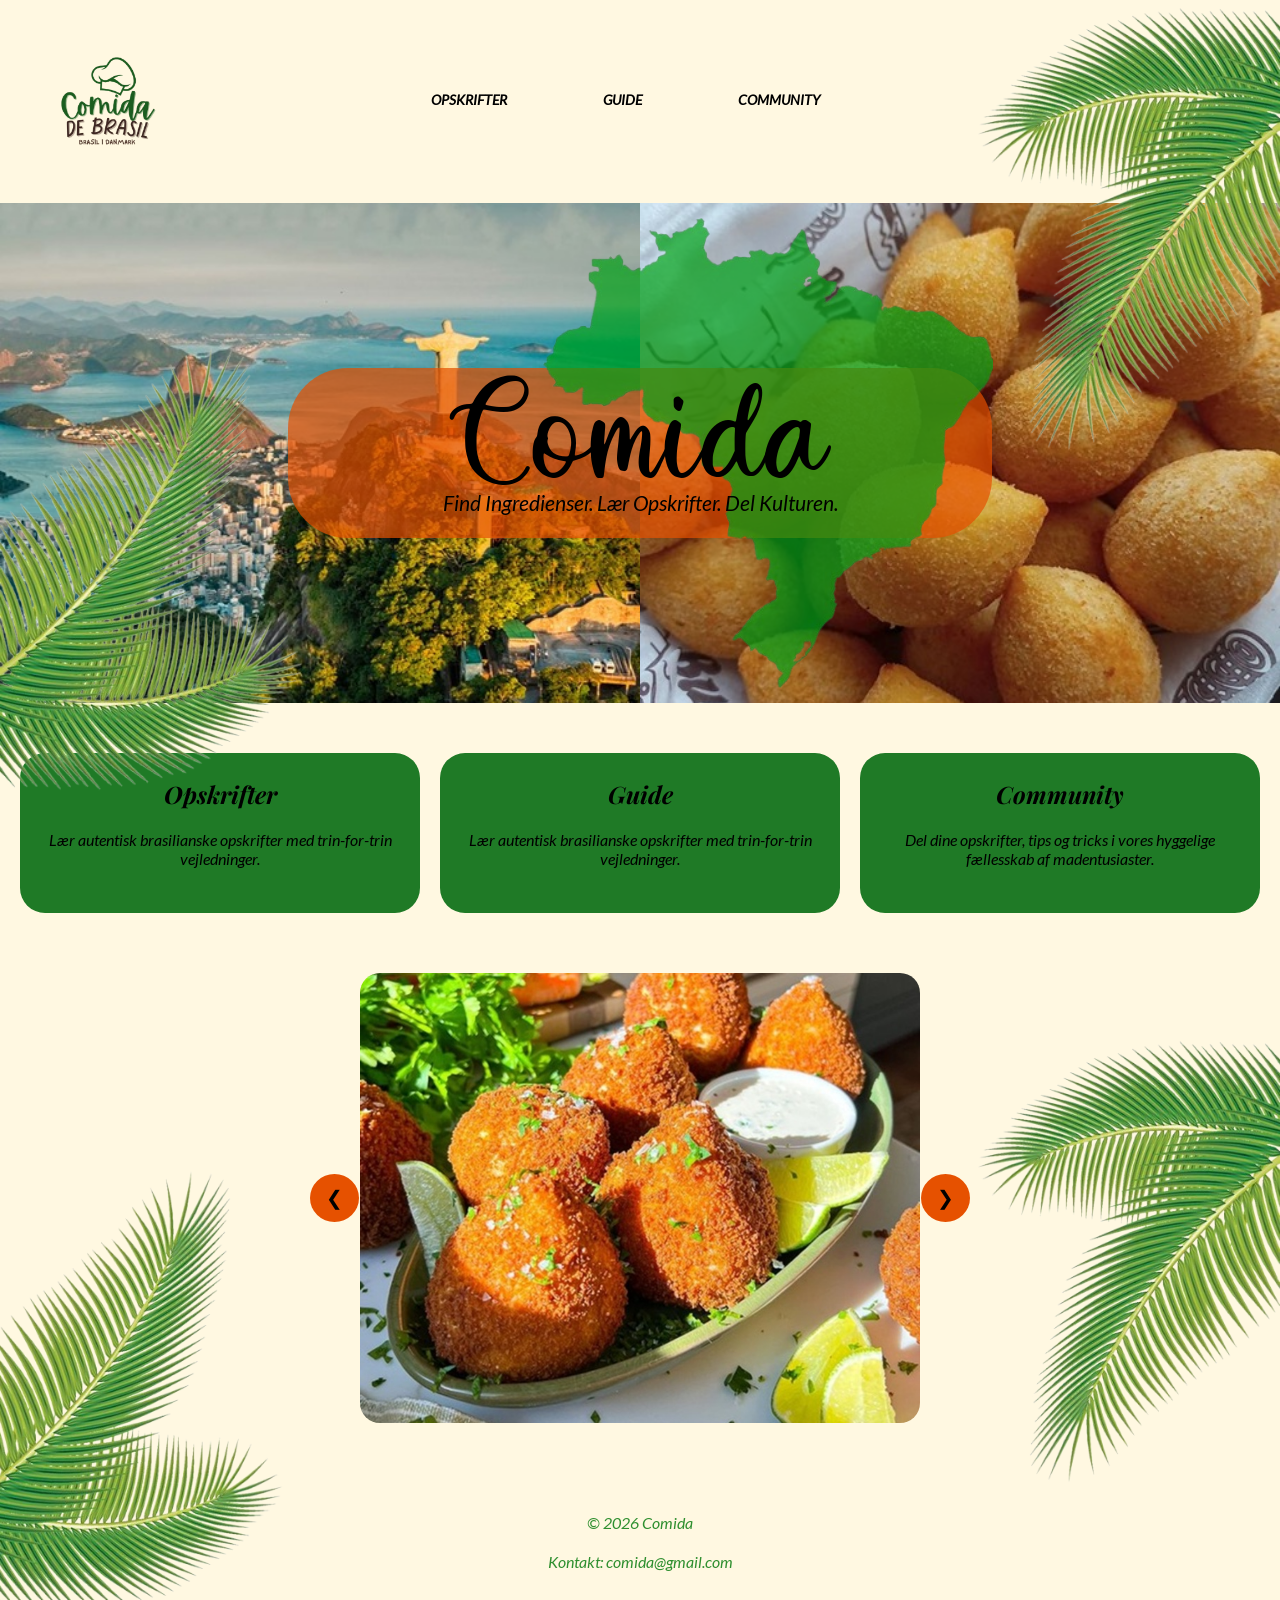
<file: index.html>
<!DOCTYPE html>
<html lang="da">

<head>
    <meta charset="UTF-8">
    <meta name="viewport" content="width=device-width, initial-scale=1.0">
    <meta name="robots" content="noindex">
    <title>Comida</title>
    <link rel="icon" href="img/logo.png">
    <link rel="stylesheet" href="general.css">
    <link rel="stylesheet" href="layout.css">
</head>

<body>
    <img class="palme_top" src="img/palm.png" alt="palm leaf">
    <img class="palme_midte" src="img/palm.png" alt="palm leaf">
    <img class="palme_bund_right" src="img/palm.png" alt="palm leaf">
    <img class="palme_bund_left" src="img/palm.png" alt="palm leaf">

    <header class="topbar">
        <div class="logo">
            <a href="index.html">
                <img src="img/logo.png" alt="logo">
            </a>
        </div>

        <nav class="menu">
            <a href="opskrifter.html" class="link1"><span>OPSKRIFTER</span></a>
            <a href="guide.html" class="link2"><span>GUIDE</span></a>
            <a href="community.html" class="link3"><span>COMMUNITY</span></a>
        </nav>
    </header>
    <main>
        <section class="forside">
            <div class="grid_1-1">
                <img class="top_img" src="img/rio.jpg" alt="rio">
                <img class="top_img" src="img/cozinha.jpg" alt="cozinha">
                <div class="orange-box"></div>
                <img class="map-brasil"
                    src="img/mapa_de_contorno_do_brasil_de_cor_verde__mapa_político_brasileiro-removebg-preview.png"
                    alt="map-brasil">

                <div class="forside-tekst">
                    <h1>Comida</h1>
                    <p>Find Ingredienser. Lær Opskrifter. Del Kulturen.</p>
                </div>
            </div>

            <div class="boxes">
                <div class="box">
                    <h2>Opskrifter</h2>
                    <p>Lær autentisk brasilianske opskrifter med
                        trin-for-trin vejledninger.</p>
                </div>
                <div class="box">
                    <h2>Guide</h2>
                    <p>Lær autentisk brasilianske opskrifter med
                        trin-for-trin vejledninger.</p>
                </div>
                <div class="box box3">
                    <h2>Community</h2>
                    <p>Del dine opskrifter, tips og tricks i vores hyggelige fællesskab af madentusiaster.</p>
                </div>
            </div>
        </section>
        <section class="slideshow">
            <div class="slider">
                <button class="prev" onclick="skiftSlide(-1)">❮</button>
                <div class="sliders">
                    <img class="slide aktiv" src="img/slideshow1.jpg" alt="slideshow1">
                    <img class="slide" src="img/pão_de_queijo.jpg" alt="slideshow2">
                    <img class="slide" src="img/slideshow3.jpg" alt="slideshow3">
                </div>
                <button class="next" onclick="skiftSlide(1)">❯</button>
            </div>
        </section>
    </main>
    <footer class="footer">
        <div class="footer-content">
            <p>© 2026 Comida</p>
            <p>Kontakt: comida@gmail.com</p>
        </div>
    </footer>
    <script>
        let slideIndex = 0;
        const slides = document.querySelectorAll(".slide");

        function visSlide(index) {
            slides.forEach(slide => slide.classList.remove("aktiv"));

            if (index >= slides.length) {
                slideIndex = 0;
            } else if (index < 0) {
                slideIndex = slides.length - 1;
            } else {
                slideIndex = index;
            }
            slides[slideIndex].classList.add("aktiv");
        }
        function skiftSlide(retning) {
            visSlide(slideIndex + retning);
        }
    </script>
</body>

</html>
</file>
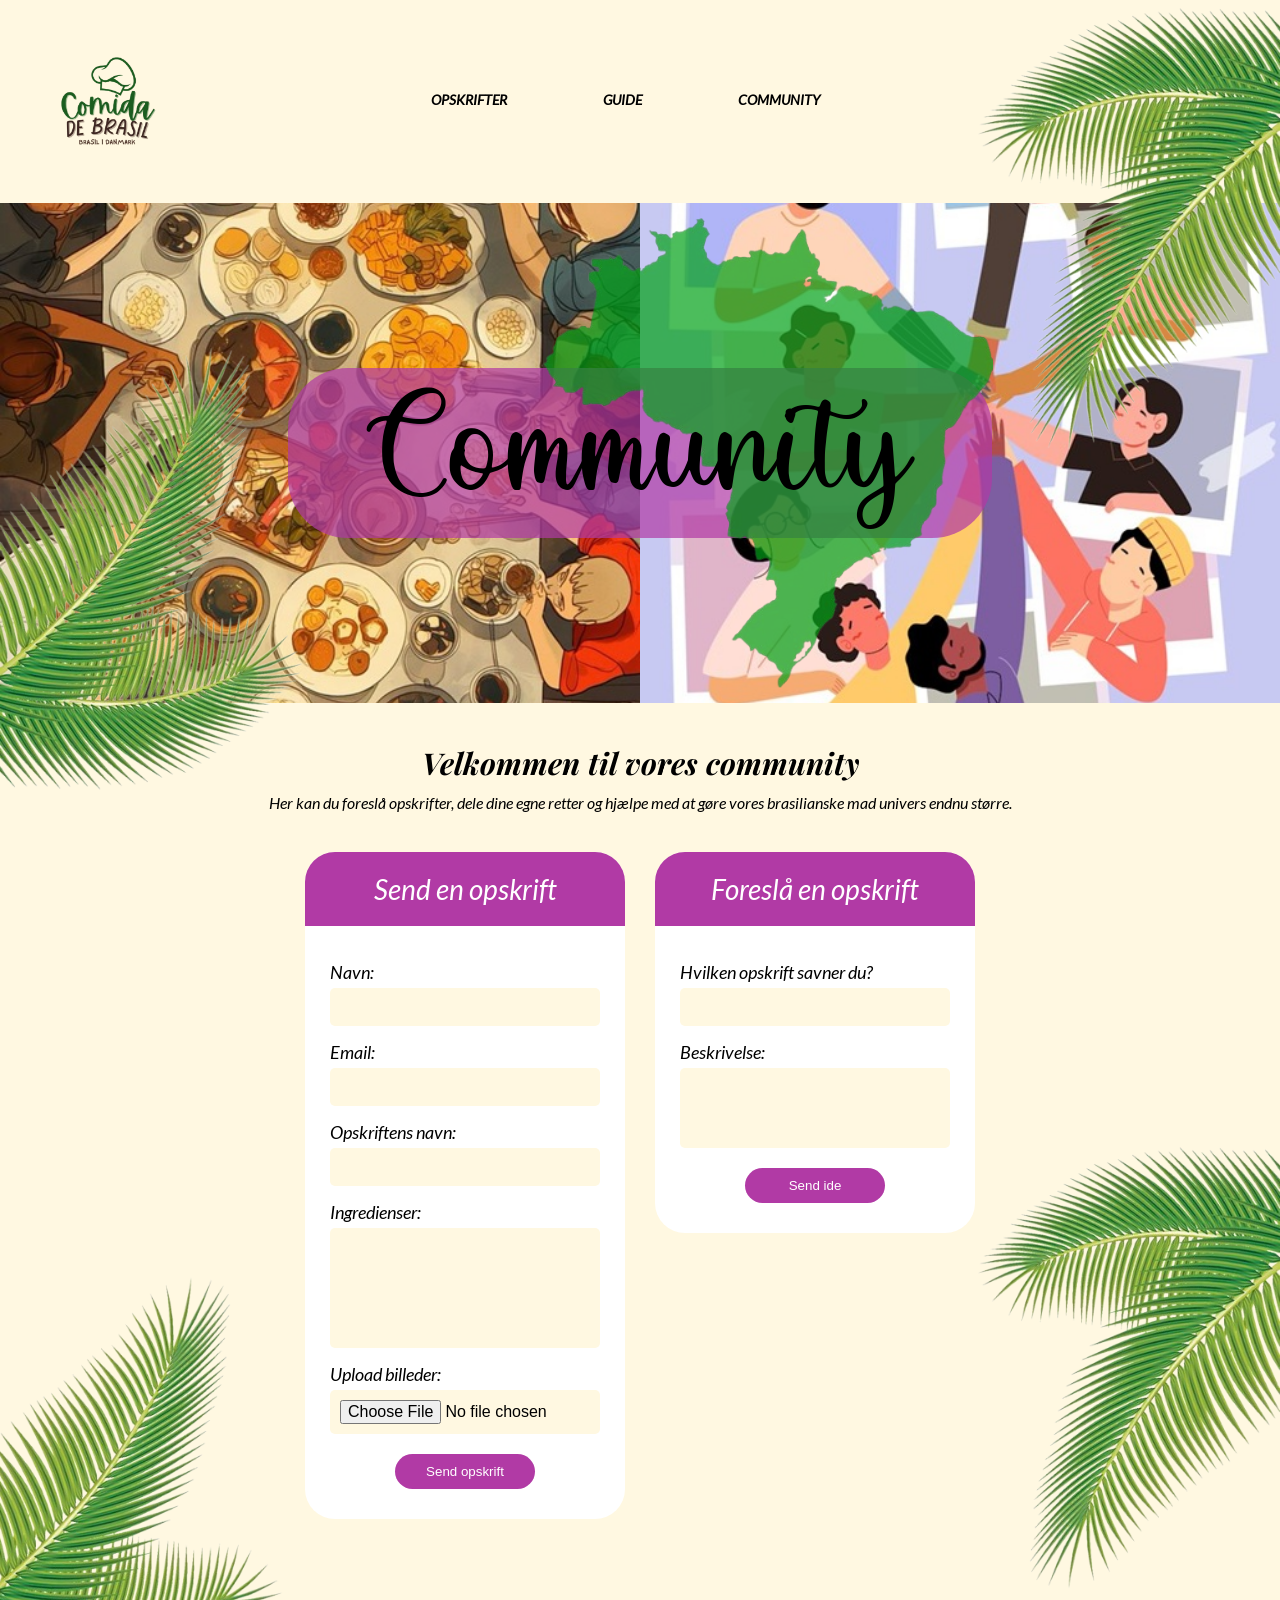
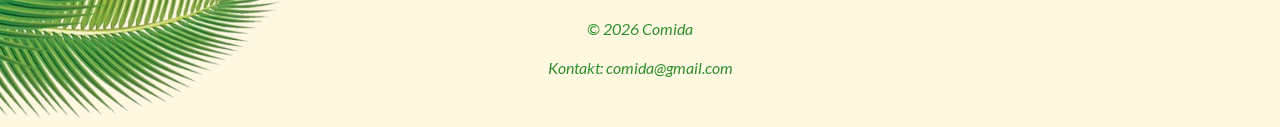
<file: community.html>
<!DOCTYPE html>
<html lang="en">

<head>
    <meta charset="UTF-8">
    <meta name="viewport" content="width=device-width, initial-scale=1.0">
    <meta name="robots" content="noindex">
    <title>Comida</title>
    <link rel="icon" href="img/logo.png">
    <link rel="stylesheet" href="general.css">
    <link rel="stylesheet" href="layout.css">
</head>

<body class="community-page">
    <img class="palme_top" src="img/palm.png" alt="palm leaf">
    <img class="palme_midte" src="img/palm.png" alt="palm leaf">
    <img class="palme_bund_right" src="img/palm.png" alt="palm leaf">
    <img class="palme_bund_left" src="img/palm.png" alt="palm leaf">
    <header class="topbar">
        <div class="logo">
            <a href="index.html">
                <img src="img/logo.png" alt="logo">
            </a>
        </div>

        <nav class="menu">
            <a href="opskrifter.html" class="link1"><span>OPSKRIFTER</span></a>
            <a href="guide.html" class="link2"><span>GUIDE</span></a>
            <a href="community.html" class="link3"><span>COMMUNITY</span></a>
        </nav>
    </header>
    <main>
        <section class="community">
            <div class="grid_1-1">
                <img class="top_img" src="img/community-img1.jpg" alt="together">
                <img class="top_img" src="img/community-img2.jpg" alt="together">
                <div class="purple-box"></div>
                <img class="map-brasil"
                    src="img/mapa_de_contorno_do_brasil_de_cor_verde__mapa_político_brasileiro-removebg-preview.png"
                    alt="map-brasil">

                <div class="forside-tekst">
                    <h1>Community</h1>
                </div>
            </div>
        </section>
        <section class="community-section">
            <h2>Velkommen til vores community</h2>

            <p>
                Her kan du foreslå opskrifter, dele dine egne retter og hjælpe med at gøre vores
                brasilianske mad univers endnu større.
            </p>

            <div class="forms-container">
                <div class="form-box">
                    <div class="form-header">Send en opskrift</div>
                    <form action="https://formspree.io/f/mvzwbwgo" method="POST" enctype="multipart/form-data">
                        <input type="hidden" name="formtype" value="Opskrift">
                        <label>Navn:</label>
                        <input type="text" name="navn" required>

                        <label>Email:</label>
                        <input type="email" name="email" required>

                        <label>Opskriftens navn:</label>
                        <input type="text" name="opskrift" required>

                        <label>Ingredienser:</label>
                        <textarea name="ingredienser" required></textarea>

                        <label>Upload billeder:</label>
                        <input type="file" name="billede">

                        <button class="community-button" type="submit">Send opskrift</button>
                    </form>
                </div>
                <div class="form-box">
                    <div class="form-header"> Foreslå en opskrift</div>

                    <form action="https://formspree.io/f/mvzwbwgo" method="POST">
                        <input type="hidden" name="formtype" value="Ide">
                        <label>Hvilken opskrift savner du?</label>
                        <input type="text" name="ide" required>

                        <label>Beskrivelse:</label>
                        <textarea class="small-box" name="beskrivelse" required></textarea>

                        <button class="community-button" type="submit">Send ide</button>
                    </form>
                </div>
            </div>
        </section>
    </main>
    <footer class="footer">
        <div class="footer-content">
            <p>© 2026 Comida</p>
            <p>Kontakt: comida@gmail.com</p>
        </div>
    </footer>
</body>

</html>
</file>
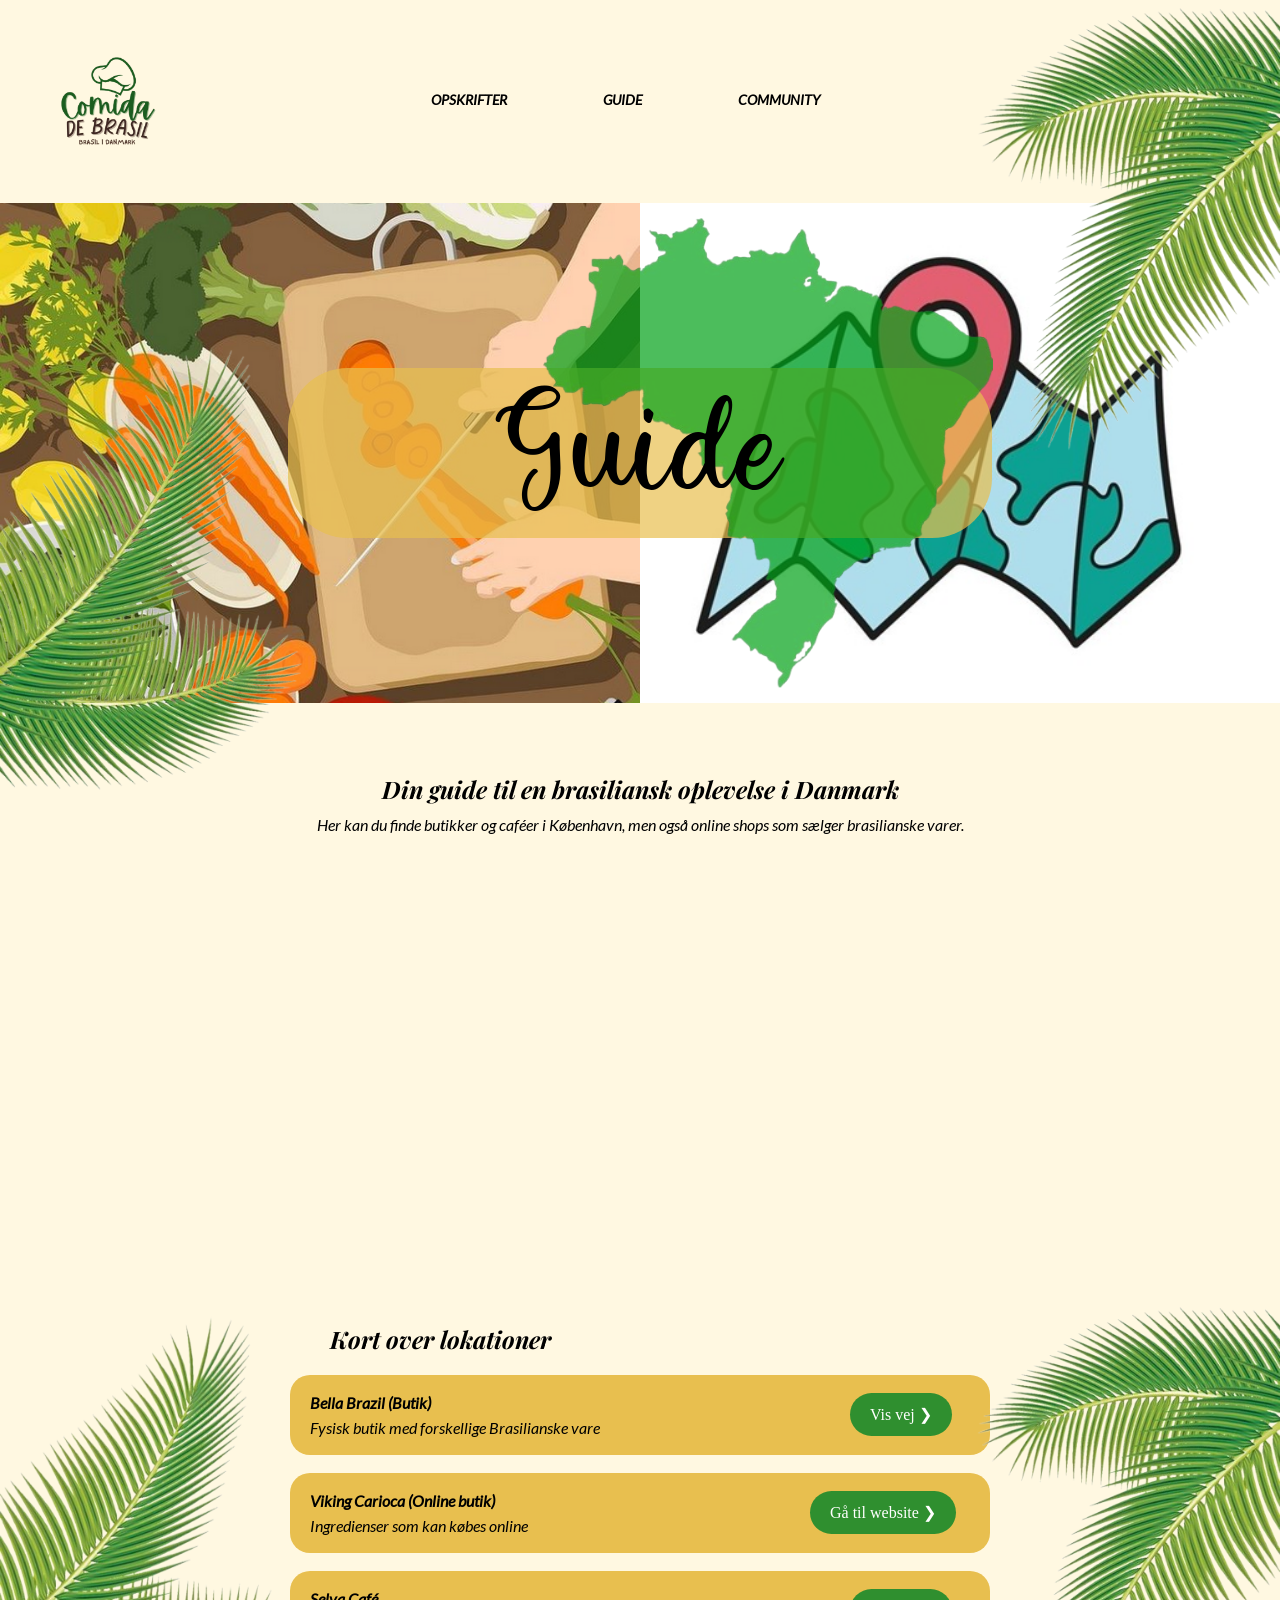
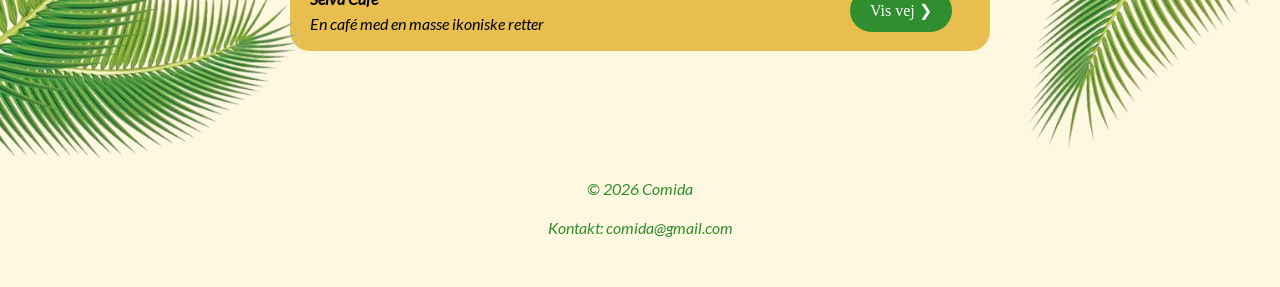
<file: guide.html>
<!DOCTYPE html>
<html lang="da">

<head>
    <meta charset="UTF-8">
    <meta name="viewport" content="width=device-width, initial-scale=1.0">
    <meta name="robots" content="noindex">
    <title>Comida</title>
    <link rel="icon" href="img/logo.png">
    <link rel="stylesheet" href="general.css">
    <link rel="stylesheet" href="layout.css">
</head>

<body>
    <img class="palme_top" src="img/palm.png" alt="palm leaf">
    <img class="palme_midte" src="img/palm.png" alt="palm leaf">
    <img class="palme_bund_right" src="img/palm.png" alt="palm leaf">
    <img class="palme_bund_left_guide" src="img/palm.png" alt="palm leaf">

    <header class="topbar">
        <div class="logo">
            <a href="index.html">
                <img src="img/logo.png" alt="logo">
            </a>
        </div>

        <nav class="menu">
            <a href="opskrifter.html" class="link1"><span>OPSKRIFTER</span></a>
            <a href="guide.html" class="link2"><span>GUIDE</span></a>
            <a href="community.html" class="link3"><span>COMMUNITY</span></a>
        </nav>
    </header>
    <main>
        <section class="forside">
            <div class="grid_1-1">
                <img class="top_img" src="img/guide_bg2.png" alt="guide baggrund">
                <img class="top_img" src="img/guide_bg1.jpg" alt="guide baggrund">
                <div class="yellow-box"></div>
                <img class="map-brasil"
                    src="img/mapa_de_contorno_do_brasil_de_cor_verde__mapa_político_brasileiro-removebg-preview.png"
                    alt="map-brasil">

                <div class="forside-tekst">
                    <h1>Guide</h1>
                </div>
            </div>
        </section>

        <section class="guide-lokationer">
            <h2>Din guide til en brasiliansk oplevelse i Danmark</h2>
            <p>Her kan du finde butikker og caféer i København, men også online shops som sælger brasilianske varer.</p>

            <div class="kort">
                <iframe
                    src="https://www.google.com/maps/embed?pb=!1m18!1m12!1m3!1d4498.6607646755065!2d12.571754876280233!3d55.68324359734737!2m3!1f0!2f0!3f0!3m2!1i1024!2i768!4f13.1!3m3!1m2!1s0x4652530017344c5f%3A0x8efde0aa4b2b5704!2sBella%20Brazil!5e0!3m2!1sda!2sdk!4v1773323290378!5m2!1sda!2sdk"
                    width="600" height="450" style="border:0;" allowfullscreen="" loading="lazy"
                    referrerpolicy="no-referrer-when-downgrade"></iframe>
            </div>

            <div class="lokationer-liste">
                <h3>Kort over lokationer</h3>

                <div class="lokation-kort">
                    <div class="lokation-tekst">
                        <h4>Bella Brazil (Butik)</h4>
                        <p>Fysisk butik med forskellige Brasilianske vare</p>
                    </div>
                    <a class="lokation-knap1" href="https://www.google.com/maps?q=Bella+Brazil+København"
                        target="_blank">Vis vej
                        ❯</a>
                </div>

                <div class="lokation-kort">
                    <div class="lokation-tekst">
                        <h4>Viking Carioca (Online butik)</h4>
                        <p>Ingredienser som kan købes online</p>
                    </div>
                    <a class="lokation-knap2" href="https://elskedenmark.dk/shop-all" target="_blank">Gå til website
                        ❯</a>
                </div>

                <div class="lokation-kort">
                    <div class="lokation-tekst">
                        <h4>Selva Café</h4>
                        <p>En café med en masse ikoniske retter</p>
                    </div>
                    <a class="lokation-knap3" href="https://www.google.com/maps?q=Selva+Elmegade+14+København"
                        target="_blank">Vis vej ❯</a>
                </div>
            </div>
        </section>
    </main>
    <footer class="footer">
        <div class="footer-content">
            <p>© 2026 Comida</p>
            <p>Kontakt: comida@gmail.com</p>
        </div>
    </footer>
</body>

</html>
</file>
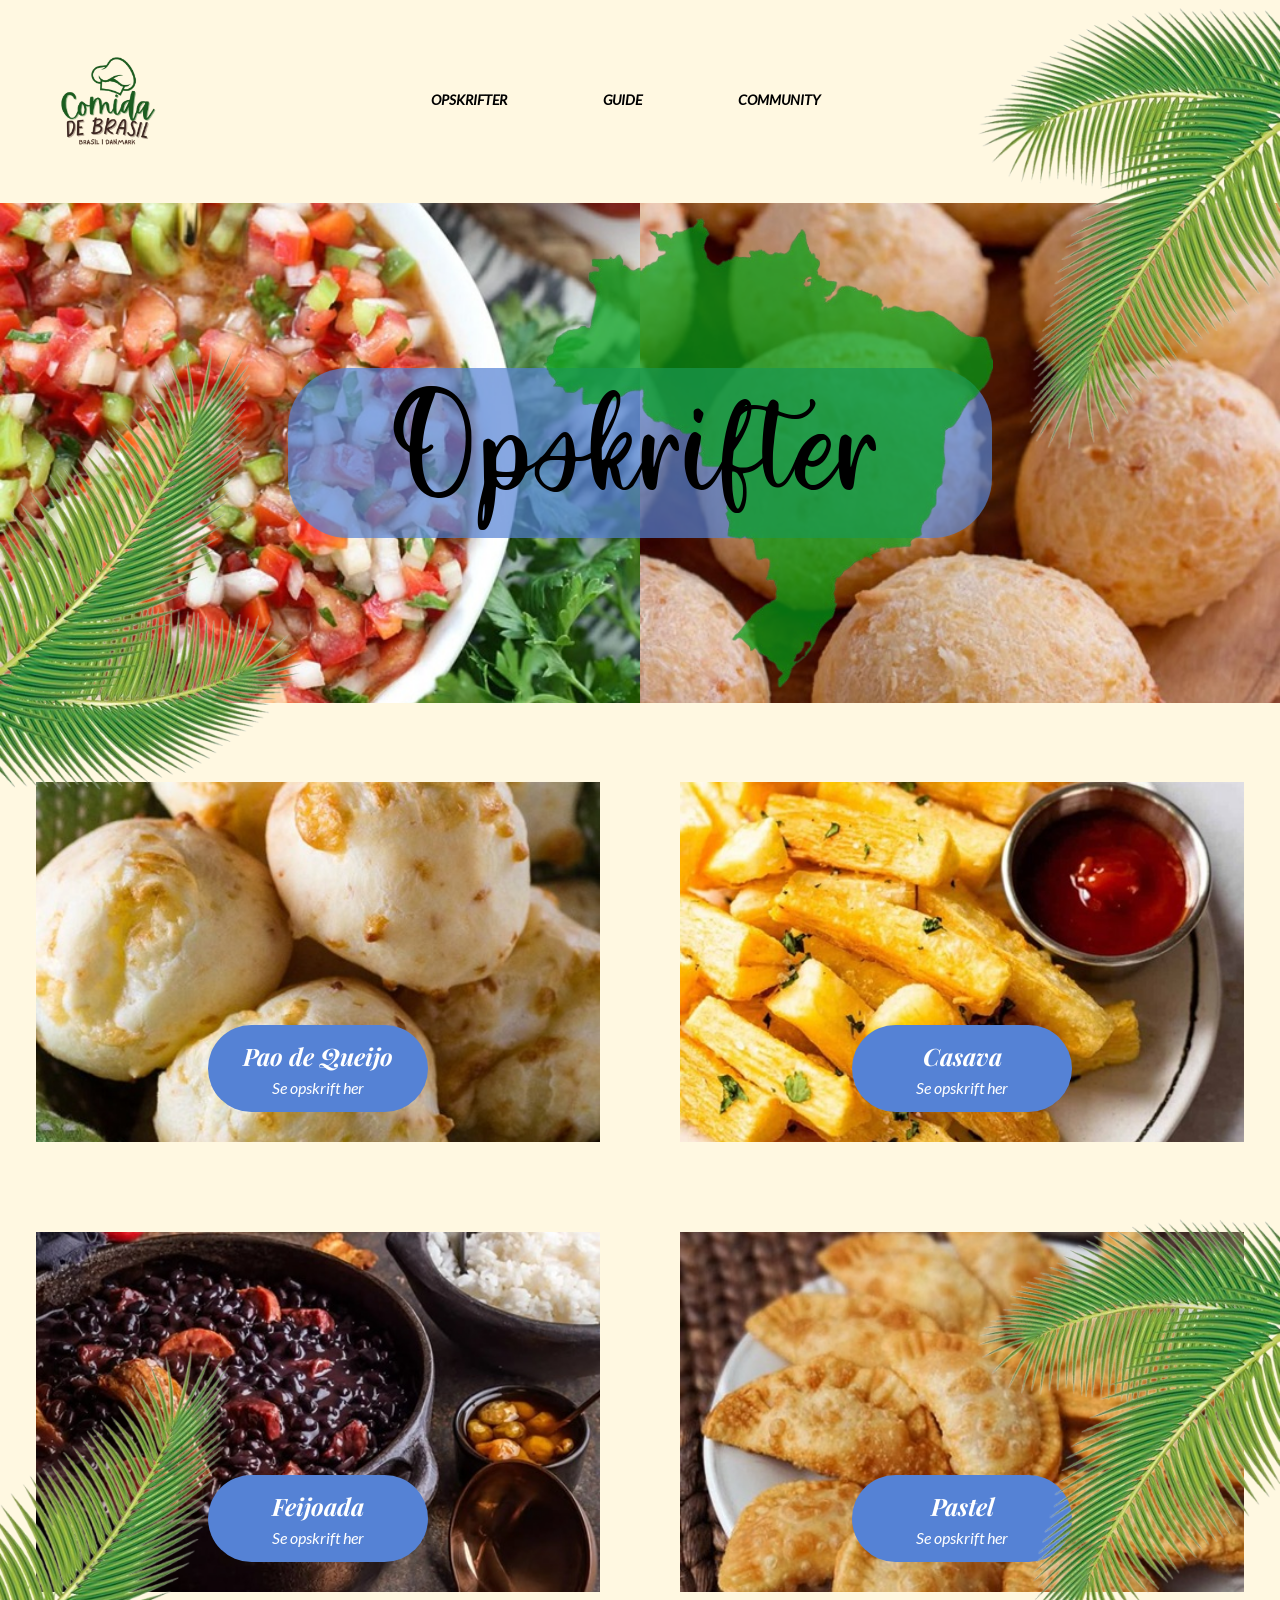
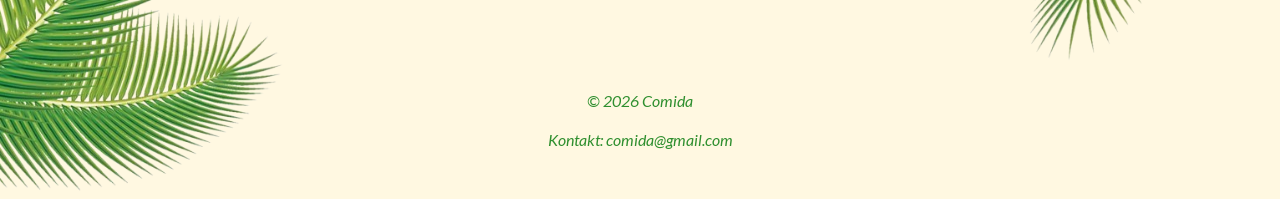
<file: opskrifter.html>
<!DOCTYPE html>
<html lang="da">

<head>
    <meta charset="UTF-8">
    <meta name="viewport" content="width=device-width, initial-scale=1.0">
    <meta name="robots" content="noindex">
    <title>Comida</title>
    <link rel="icon" href="img/logo.png">
    <link rel="stylesheet" href="general.css">
    <link rel="stylesheet" href="layout.css">
</head>

<body>
    <img class="palme_top" src="img/palm.png" alt="palm leaf">
    <img class="palme_midte" src="img/palm.png" alt="palm leaf">
    <img class="palme_bund_right" src="img/palm.png" alt="palm leaf">
    <img class="palme_bund_left" src="img/palm.png" alt="palm leaf">
    <img class="palme_opskrifter1" src="img/palm.png" alt="palm leaf">
    <img class="palme_opskrifter2" src="img/palm.png" alt="palm leaf">



    <header class="topbar">
        <div class="logo">
            <a href="index.html">
                <img src="img/logo.png" alt="logo">
            </a>
        </div>

        <nav class="menu">
            <a href="opskrifter.html" class="link1"><span>OPSKRIFTER</span></a>
            <a href="guide.html" class="link2"><span>GUIDE</span></a>
            <a href="community.html" class="link3"><span>COMMUNITY</span></a>
        </nav>
    </header>
    <main>
        <section class="opskrifter">
            <div class="grid_1-1">
                <img class="top_img" src="img/opskrift_bg2.jpg" alt="opskrift">
                <img class="top_img" src="img/opskrift_bg1.jpg" alt="opskrift">
                <div class="blue-box"></div>
                <img class="map-brasil"
                    src="img/mapa_de_contorno_do_brasil_de_cor_verde__mapa_político_brasileiro-removebg-preview.png"
                    alt="map-brasil">

                <div class="forside-tekst">
                    <h1>Opskrifter</h1>
                </div>
            </div>
        </section>
        <section class="box_opskrifter">
            <div class="opskrift-grid">
                <article class="box_op">
                    <img src="img/pão_de_queijo.jpg" alt="Pao">
                    <div class="knap-box">
                        <a href="#" class="opskrift-knap">
                            <h2>Pao de Queijo</h2> <br>
                            <p>Se opskrift her</p>
                        </a>
                    </div>
                </article>

                <article class="box_op">
                    <img src="img/casava.jpg" alt="Pao">
                    <div class="knap-box">
                        <a href="#" class="opskrift-knap">
                            <h2>Casava</h2> <br>
                            <p>Se opskrift her</p>
                        </a>
                    </div>
                </article>

                <article class="box_op">
                    <img src="img/feijoada.jpg" alt="Pao">
                    <div class="knap-box">
                        <a href="#" class="opskrift-knap">
                            <h2>Feijoada</h2> <br>
                            <p>Se opskrift her</p>
                        </a>
                    </div>
                </article>

                <article class="box_op">
                    <img src="img/pastel.jpg" alt="Pao">
                    <div class="knap-box">
                        <a href="#" class="opskrift-knap">
                            <h2>Pastel</h2> <br>
                            <p>Se opskrift her</p>
                        </a>
                    </div>
                </article>
            </div>

        </section>
    </main>
    <footer class="footer">
        <div class="footer-content">
            <p>© 2026 Comida</p>
            <p>Kontakt: comida@gmail.com</p>
        </div>
    </footer>
</body>

</html>
</file>
<file: general.css>
/*************** Reset *********************/
* {
  margin: 0;
  padding: 0;
  box-sizing: border-box;
}

img {
  width: 100%;
  height: auto;
  display: block;
}

/************* overall ****************/

/*********** fonts *********/

@font-face {
  font-family: "WhiteApricot";
  src: url("fonts/White-Apricot-BF6428fa38749ec.otf");
}
@font-face {
  font-family: "PlayfairDisplay";
  src: url(fonts/PlayfairDisplay-Italic-VariableFont_wght.ttf);
}
@font-face {
  font-family: "Lato";
  src: url(fonts/Lato-Italic.ttf);
}

/************** farver ***********/

body {
  background-color: #fff8e1;
}
.menu a {
  color: black;
}
.box {
  background-color: #1f7a26;
}
.opskrift-knap {
  background: #5582d5;
  color: white;
}
.orange-box {
  background: #e65100;
}
.blue-box {
  background: #5582d5;
}
.yellow-box {
  background: #e8bf4f;
}
.purple-box {
  background: #b13aa5;
}
/********* text ***********/

.forside-tekst h1 {
  font-family: WhiteApricot;
  font-size: 5rem;
  font-weight: lighter;
}
h2 {
  font-family: PlayfairDisplay;
}
.forside-tekst p {
  font-size: 0.8rem;
  margin-top: 10px;
  font-family: Lato;
}
.boxes p,
.opskrift-grid p,
.guide-lokationer p,
.lokation-kort h4,
.community-section p,
.forms-container label,
.form-header,
.footer p {
  font-family: Lato;
}
.lokationer-liste h3 {
  font-family: PlayfairDisplay;
  font-size: 1.5rem;
}

a {
  text-decoration: none;
}

.menu a {
  background: transparent;
  font-family: sans-serif;
  font-size: 0.9rem;
  font-family: Lato;
}
</file>
<file: layout.css>
body {
  position: relative;
  overflow-x: hidden;
}
main {
  padding-top: 5px;
}
.topbar {
  display: flex;
  align-items: center;
  justify-content: space-between;
  padding: 16px;
  gap: 12px;
}
.logo {
  flex: 0 0 auto;
}
.logo img {
  width: 90px;
}
.top_img {
  width: 100%;
  height: 300px;
  object-fit: cover;
}
.grid_1-1 {
  position: relative;
  display: grid;
  grid-template-columns: 1fr 1fr;
  margin-bottom: 30px;
  width: 100%;
}
/*************************************** menu ***********************/
.menu {
  position: relative;
  left: -20px;
  display: flex;
  flex-direction: row;
  gap: 10px;
  flex-wrap: wrap;
  justify-content: center;
  align-items: center;
}
.menu a {
  padding: 8px 12px;
  font-size: 0.9rem;
  border-radius: 50px;
  border-radius: 50px;
  transition: all 0.3s ease;
  font-weight: bold;
  white-space: nowrap;
}
.menu a:hover {
  background-color: rgba(31, 122, 39, 0.45);
  box-shadow: 0 0 12px rgba(31, 122, 39, 0.35);
}
/********************************* text ****************************/
.forside {
  position: relative;
  width: 100%;
  max-width: 700px;
  margin: auto;
}
.forside-tekst {
  position: absolute;
  top: 35%;
  left: 50%;
  width: 80%;
  transform: translate(-50%, -50%);
  text-align: center;
  z-index: 3;
}
.forside-tekst h1 {
  margin-top: 10px;
}
.forside-tekst p {
  margin: 0;
  position: relative;
  top: -15px;
}
/********************* palme ********************/
.palme_top,
.palme_midte,
.palme_bund_right,
.palme_bund_left,
.palme_opskrifter1,
.palme_opskrifter2 {
  position: absolute;
  width: 180px;
  pointer-events: none;
  z-index: 10;
}
.palme_bund_left_guide {
  position: absolute;
  width: 180px;
  pointer-events: none;
  z-index: -1;
}
.palme_top {
  top: 65px;
  right: 0;
}
.palme_midte {
  top: 250px;
  left: 0;
  transform: rotate(180deg);
}
.palme_bund_right {
  bottom: 440px;
  right: 0;
}
.palme_bund_left,
.palme_bund_left_guide {
  bottom: 120px;
  left: 0;
  transform: rotate(180deg);
}
.palme_opskrifter1 {
  bottom: 850px;
  left: -20px;
  transform: rotate(180deg);
}
.palme_opskrifter2 {
  bottom: 1200px;
  right: 0;
  transform: rotate(180deg);
  transform: scaleX(1);
}

/************************************************/
/*********************************** box **************************/
.boxes {
  display: grid;
  grid-template-columns: 1fr 1fr;
  gap: 20px;
  padding: 20px;
}
.boxes p {
  margin-top: 20px;
}
.box,
.box_op {
  padding: 25px 20px;
  text-align: center;
  border-radius: 25px;
  min-height: 160px;
}
.box3 {
  padding: 25px 20px;
  grid-column: 1 / 3;
  width: 50%;
  justify-self: center;
  border-radius: 25px;
}
.box_opskrifter {
  padding: 24px 16px;
  margin: 0 auto;
}
.opskrift-grid {
  display: grid;
  grid-template-columns: 1fr;
  gap: 24px;
}
.box_op {
  position: relative;
  overflow: hidden;
}
.box_op img {
  width: 100%;
  display: block;
  height: 320px;
  object-fit: cover;
}
.knap-box {
  position: absolute;
  bottom: 55px;
  left: 50%;
  transform: translateX(-50%);
}
.opskrift-knap {
  padding: 15px 30px;
  border-radius: 50px;
  text-decoration: none;
  text-align: center;
  display: inline-block;
  min-width: 220px;
}
.opskrift-knap p {
  margin-top: -12px;
}
.orange-box,
.blue-box,
.yellow-box,
.purple-box {
  position: absolute;
  top: 36%;
  left: 50%;
  transform: translate(-50%, -50%);
  width: 70%;
  height: 110px;
  border-radius: 60px;
  opacity: 0.7;
  z-index: 1;
}
.map-brasil {
  position: absolute;
  top: 45%;
  left: 65%;
  transform: translate(-50%, -50%);
  width: 200px !important;
  height: auto !important;
  z-index: 2;
  opacity: 0.7;
}
/*************************** community section *****************/
.community-section {
  text-align: center;
  padding: 50px 20px;
}
.community-section h2 {
  font-size: 30px;
  margin-bottom: 10px;
}
.community-section p {
  font-size: 16px;
  margin-bottom: 40px;
}
.forms-container {
  display: flex;
  justify-content: center;
  gap: 30px;
  flex-wrap: wrap;
}
.form-box {
  background: white;
  border-radius: 30px;
  width: 320px;
  padding-bottom: 30px;
}
.form-header {
  background: #b13aa5;
  color: white;
  font-size: 28px;
  padding: 20px;
  border-radius: 30px 30px 0 0;
  margin-bottom: 20px;
}
form {
  display: flex;
  flex-direction: column;
  padding: 0 25px;
  text-align: left;
}
label {
  margin-top: 15px;
  margin-bottom: 5px;
  font-size: 18px;
}
input,
textarea {
  background: #fff8e1;
  border: none;
  border-radius: 5px;
  padding: 10px;
  font-size: 16px;
}
textarea {
  height: 120px;
  resize: none;
}
.small-box {
  height: 80px;
}
.community-button {
  margin-top: 20px;
  background: #b13aa5;
  color: white;
  border: none;
  border-radius: 20px;
  padding: 10px;
  cursor: pointer;
  width: 140px;
  align-self: center;
}
/************************* slideshow **************************/
.slideshow {
  padding: 40px 20px;
  text-align: center;
}
.slider {
  position: relative;
  max-width: 800px;
  margin: 0 auto;
}
.sliders {
  position: relative;
}
.slide {
  display: none;
  width: 100%;
  height: 450px;
  object-fit: cover;
  border-radius: 20px;
}
.slide.aktiv {
  display: block;
}
.prev,
.next {
  position: absolute;
  top: 50%;
  transform: translateY(-50%);
  background-color: #e65100;
  border: none;
  padding: 12px 16px;
  border-radius: 50%;
  cursor: pointer;
  font-size: 20px;
  z-index: 2;
}
.prev {
  left: 5px;
}
.next {
  right: 5px;
}
/*****************************************************/
/*************************** guide kort ****************/
.guide-lokationer {
  padding: 40px 20px 60px;
  text-align: center;
}

.guide-lokationer h2 {
  margin-bottom: 10px;
}

.guide-lokationer p {
  max-width: 700px;
  margin: 0 auto 25px;
}

.kort {
  max-width: 700px;
  margin: 0 auto 40px;
}

.kort iframe {
  width: 100%;
  height: 420px;
  border: 0;
  border-radius: 40px;
}

.lokationer-liste {
  max-width: 700px;
  margin: 0 auto;
  text-align: left;
}

.lokationer-liste h3 {
  margin-bottom: 20px;
}

.lokation-kort {
  background: #e8bf4f;
  border-radius: 20px;
  padding: 18px 20px;
  margin-bottom: 18px;
  display: flex;
  justify-content: space-between;
  align-items: center;
  gap: 20px;
}

.lokation-tekst h4 {
  margin: 0 0 6px;
}

.lokation-tekst p {
  margin: 0;
}

.lokation-knap1,
.lokation-knap2,
.lokation-knap3 {
  background: #2f8f2f;
  color: white;
  text-decoration: none;
  padding: 12px 20px;
  border-radius: 999px;
  white-space: nowrap;
}
/************************* footer *********************/
.footer {
  background: #fff8e1;
  color: #2f8f2f;
  text-align: center;
  padding: 30px 20px;
}
.footer p {
  margin: 20px;
}
@media (min-width: 800px) {
  .top_img {
    width: 100%;
    height: 500px;
    display: block;
  }
  .topbar {
    padding: 24px 32px;
  }
  .logo img {
    width: 150px;
  }
  /************************* menu *******************/
  .menu {
    position: relative;
    left: -400px;
    gap: 40px;
    justify-content: center;
    flex-wrap: nowrap;
  }
  .menu a {
    padding: 12px 28px;
    position: relative;
    overflow: hidden;
    display: inline-block;
    overflow: visible;
    border-radius: 999px;
  }
  .menu a::before {
    content: "";
    position: absolute;
    top: 50%;
    left: 50%;
    width: 300px;
    height: 300px;
    transform: translate(-50%, -50%);
    background-size: contain;
    background-repeat: no-repeat;
    background-position: center;
    opacity: 0;
    transition: opacity 0.3s ease;
    z-index: 0;
  }
  .menu a span {
    position: relative;
    z-index: 1;
  }
  .menu a:hover::before {
    opacity: 0.45;
  }
  .menu a:hover {
    background: none;
    box-shadow: none;
  }
  .link1::before {
    background-image: url("img/menu_opskrifter.png");
  }

  .link2::before {
    background-image: url("img/menu_guide.png");
  }

  .link3::before {
    background-image: url("img/menu_community.png");
  }
  /******************** text ***********************/
  .forside {
    max-width: none;
    display: block;
    position: relative;
  }
  .forside-tekst {
    font-size: 12rem;
    top: 40%;
  }
  .forside-tekst h1 {
    position: relative;
    font-size: 10rem;
    top: 40px;
  }
  .forside-tekst p {
    position: relative;
    top: 65%;
    font-size: 1.3rem;
  }
  /******************** boxes *********************/
  .boxes {
    grid-template-columns: 1fr 1fr 1fr;
  }
  .box3 {
    grid-column: auto;
    width: 100%;
  }
  .box_op img {
    height: 360px;
  }
  .opskrift-grid {
    grid-template-columns: 1fr 1fr;
    gap: 40px;
  }
  .orange-box,
  .blue-box,
  .yellow-box,
  .purple-box {
    position: absolute;
    top: 50%;
    width: 55%;
    height: 170px;
    left: 50%;
  }
  .map-brasil {
    width: 450px !important;
    height: auto;
    top: 50%;
    left: 60%;
    transform: translate(-50%, -50%);
  }
  /******************** slideshow ***************/
  .slide {
    width: 70%;
    height: 450px;
    position: relative;
    left: 15%;
  }
  .prev {
    left: 70px;
  }
  .next {
    right: 70px;
  }
  /*************************** palme ***************/
  .palme_top,
  .palme_midte,
  .palme_bund_right,
  .palme_bund_left,
  .palme_bund_left_guide {
    position: absolute;
    width: 350px;
    pointer-events: none;
    z-index: 10;
  }
  .palme_top {
    top: 0;
    right: 0;
  }
  .palme_midte {
    top: 300px;
    left: 0;
    transform: rotate(180deg);
  }
  .palme_bund_right {
    bottom: 90px;
    right: 0;
  }
  .palme_bund_left {
    bottom: 0px;
    left: -20px;
    transform: rotate(180deg);
  }
  .palme_opskrifter1,
  .palme_opskrifter2 {
    display: none;
  }

  /**************************************/
  /**************** guide kort ************/
  .lokation-kort {
    flex-direction: column;
    align-items: flex-start;
    width: 100%;
    height: 80px;
  }
  .lokationer-liste h3 {
    position: relative;
    left: 40px;
  }
  .lokation-knap1,
  .lokation-knap3 {
    position: absolute;
    left: 850px;
  }
  .lokation-knap2 {
    position: absolute;
    left: 810px;
  }
  /****************** Community section *************/
  .forms-container {
    align-items: flex-start;
  }
  .community-section {
    padding-top: 10px;
  }
}
</file>
